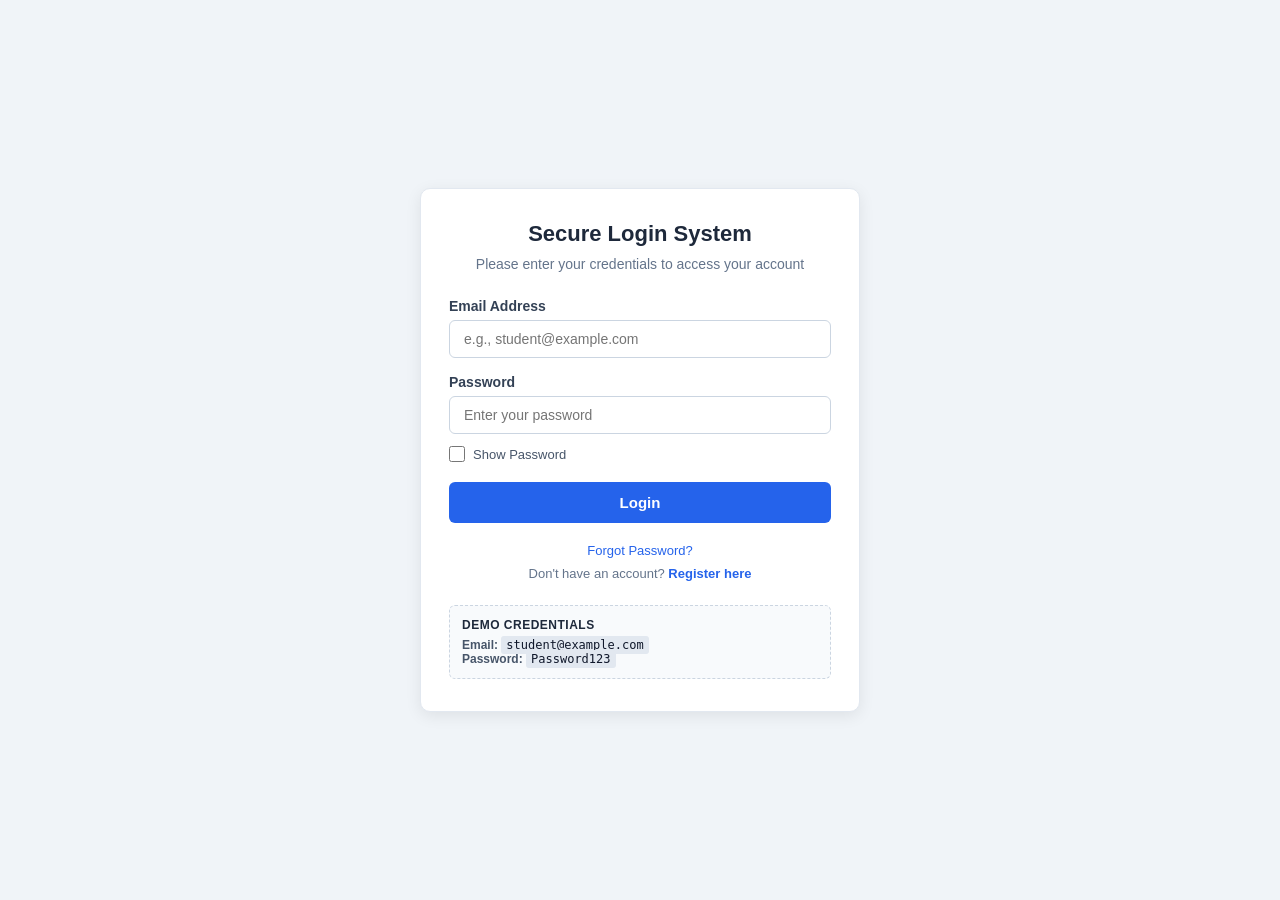
<file: index.html>
<!DOCTYPE html>
<html lang="en">
<head>
    <meta charset="UTF-8">
    <meta name="viewport" content="width=device-width, initial-scale=1.0">
    <title>Login - Simple Secure Login System</title>
    <link rel="stylesheet" href="css/style.css">
</head>
<body>

    <div class="auth-container">
        <!-- Header -->
        <div class="auth-header">
            <h1>Secure Login System</h1>
            <p>Please enter your credentials to access your account</p>
        </div>

        <!-- Lockout Notice Banner (Hidden by default, displayed during lockout) -->
        <div id="lockoutBanner" class="lockout-box" style="display: none;">
            <strong>Account Temporarily Locked</strong>
            <span>Too many failed attempts. Try again in:</span>
            <div id="timerDisplay" class="lockout-timer">60s</div>
        </div>

        <!-- Inline Status & Validation Messages -->
        <div id="messageBox" class="message-box"></div>

        <!-- Login Form -->
        <form id="loginForm" class="auth-form" novalidate>
            <!-- Email Field -->
            <div class="form-group">
                <label for="email">Email Address</label>
                <input 
                    type="email" 
                    id="email" 
                    placeholder="e.g., student@example.com" 
                    autocomplete="email"
                >
            </div>

            <!-- Password Field -->
            <div class="form-group">
                <label for="password">Password</label>
                <input 
                    type="password" 
                    id="password" 
                    placeholder="Enter your password" 
                    autocomplete="current-password"
                >
            </div>

            <!-- Show / Hide Password Checkbox -->
            <label class="checkbox-group">
                <input type="checkbox" id="showPasswordToggle">
                <span>Show Password</span>
            </label>

            <!-- Submit Button -->
            <button type="submit" id="loginBtn" class="btn-primary">Login</button>
        </form>

        <!-- Footer Links -->
        <div class="auth-footer">
            <a href="forgot-password.html">Forgot Password?</a>
            <span>Don't have an account? <a href="register.html"><strong>Register here</strong></a></span>
        </div>

        <!-- Demo Credentials Helper Box (Helpful for evaluation & testing) -->
        <div class="demo-credentials-box">
            <h4>Demo Credentials</h4>
            <p><strong>Email:</strong> <code>student@example.com</code></p>
            <p><strong>Password:</strong> <code>Password123</code></p>
        </div>
    </div>

    <!-- Scripts -->
    <script src="js/auth.js"></script>
    <script src="js/login.js"></script>
</body>
</html>
</file>
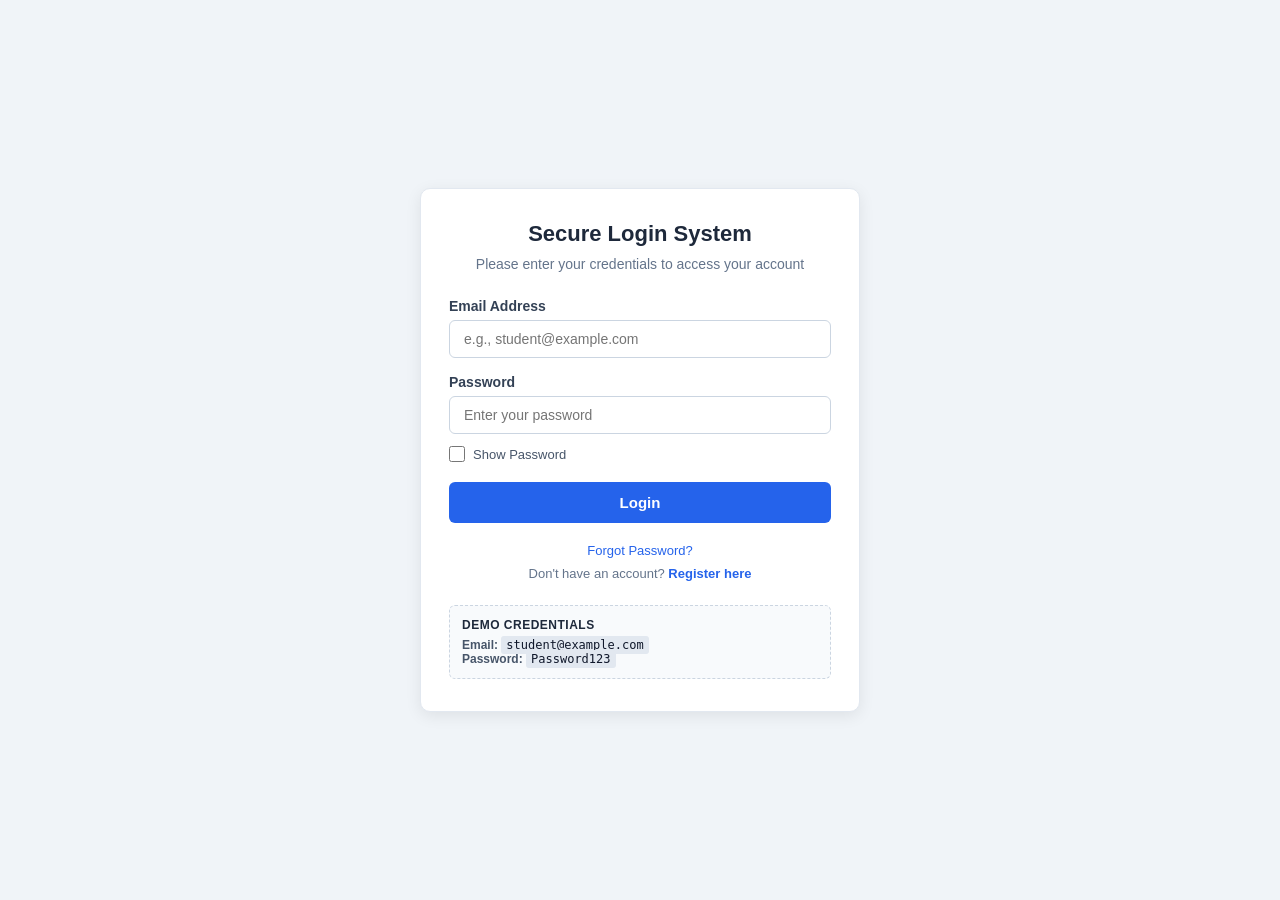
<file: dashboard.html>
<!DOCTYPE html>
<html lang="en">
<head>
    <meta charset="UTF-8">
    <meta name="viewport" content="width=device-width, initial-scale=1.0">
    <title>Dashboard - Simple Secure Login System</title>
    <link rel="stylesheet" href="css/style.css">
</head>
<body>

    <div class="auth-container dashboard-card">
        <!-- Dashboard Header -->
        <div class="auth-header" style="text-align: left;">
            <h1>Dashboard</h1>
            <p>Welcome, <strong id="userDisplayEmail" style="color: #2563eb;">User</strong>!</p>
        </div>

        <div class="message-box success" style="display: block; margin-bottom: 20px;">
            &#10003; Login Successful! You have entered the protected area.
        </div>

        <!-- Project Implementation Highlights -->
        <div class="dashboard-details">
            <h3 style="font-size: 15px; margin-bottom: 8px; color: #1e293b;">Project Feature Checklist:</h3>
            <ul>
                <li><strong>HTML & CSS:</strong> Clean, structured card layout with responsive styling.</li>
                <li><strong>Client Validation:</strong> Non-empty fields and RFC-standard email check.</li>
                <li><strong>Security Control:</strong> Maximum 3 wrong attempts with a 1-minute countdown lock.</li>
                <li><strong>Password Recovery:</strong> Forgot password workflow with 8+ character rule.</li>
                <li><strong>User Registration:</strong> New user account creation with duplicate-email prevention.</li>
                <li><strong>Storage:</strong> HTML5 <code>LocalStorage</code> (multi-user) and <code>SessionStorage</code>.</li>
            </ul>
        </div>

        <!-- Logout Action -->
        <div style="display: flex; justify-content: space-between; align-items: center; margin-top: 24px;">
            <span style="font-size: 13px; color: #64748b;">Session Active</span>
            <button id="logoutBtn" class="btn-danger">Logout</button>
        </div>
    </div>

    <!-- Scripts -->
    <script src="js/auth.js"></script>
    <script>
        // Check if user is authenticated via SessionStorage
        const activeUser = getActiveSession();

        if (!activeUser) {
            // Not authenticated: Redirect back to login page
            alert('Access denied. Please log in first.');
            window.location.href = 'index.html';
        } else {
            // Display logged-in user email
            document.getElementById('userDisplayEmail').textContent = activeUser;
        }

        // Logout Handler
        document.getElementById('logoutBtn').addEventListener('click', function () {
            clearSession();
            alert('You have been logged out.');
            window.location.href = 'index.html';
        });
    </script>
</body>
</html>
</file>
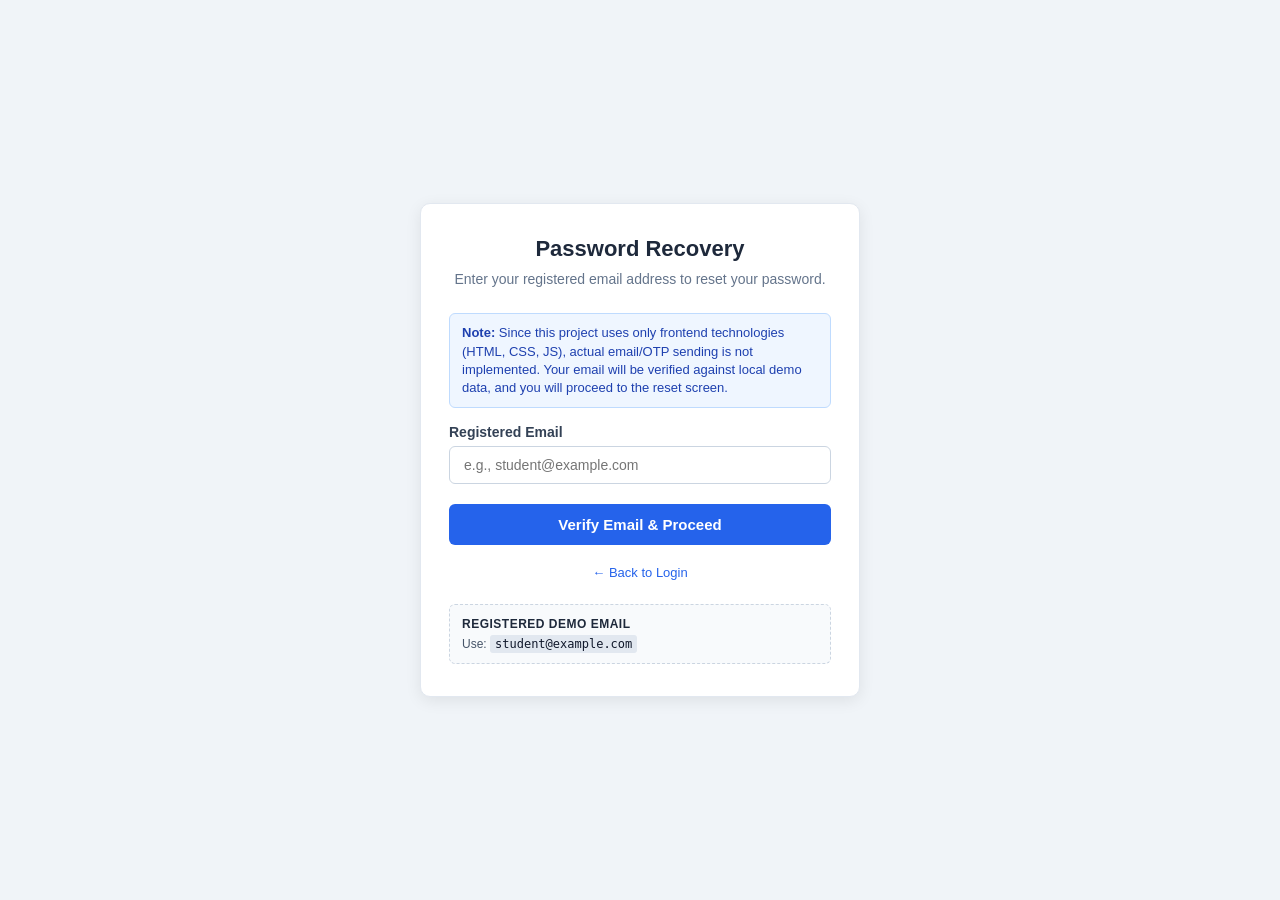
<file: forgot-password.html>
<!DOCTYPE html>
<html lang="en">
<head>
    <meta charset="UTF-8">
    <meta name="viewport" content="width=device-width, initial-scale=1.0">
    <title>Forgot Password - Simple Secure Login System</title>
    <link rel="stylesheet" href="css/style.css">
</head>
<body>

    <div class="auth-container">
        <!-- Header -->
        <div class="auth-header">
            <h1>Password Recovery</h1>
            <p>Enter your registered email address to reset your password.</p>
        </div>

        <!-- Educational Note Banner -->
        <div class="message-box info" style="display: block; margin-bottom: 16px;">
            <strong>Note:</strong> Since this project uses only frontend technologies (HTML, CSS, JS), actual email/OTP sending is not implemented. Your email will be verified against local demo data, and you will proceed to the reset screen.
        </div>

        <!-- Dynamic Message Box -->
        <div id="messageBox" class="message-box"></div>

        <!-- Forgot Password Form -->
        <form id="forgotForm" class="auth-form" novalidate>
            <div class="form-group">
                <label for="forgotEmail">Registered Email</label>
                <input 
                    type="email" 
                    id="forgotEmail" 
                    placeholder="e.g., student@example.com" 
                    autocomplete="email"
                >
            </div>

            <button type="submit" id="submitBtn" class="btn-primary">Verify Email & Proceed</button>
        </form>

        <!-- Footer Links -->
        <div class="auth-footer">
            <a href="index.html">&larr; Back to Login</a>
        </div>

        <!-- Demo Reference -->
        <div class="demo-credentials-box">
            <h4>Registered Demo Email</h4>
            <p>Use: <code>student@example.com</code></p>
        </div>
    </div>

    <!-- Scripts -->
    <script src="js/auth.js"></script>
    <script src="js/forgot.js"></script>
</body>
</html>
</file>
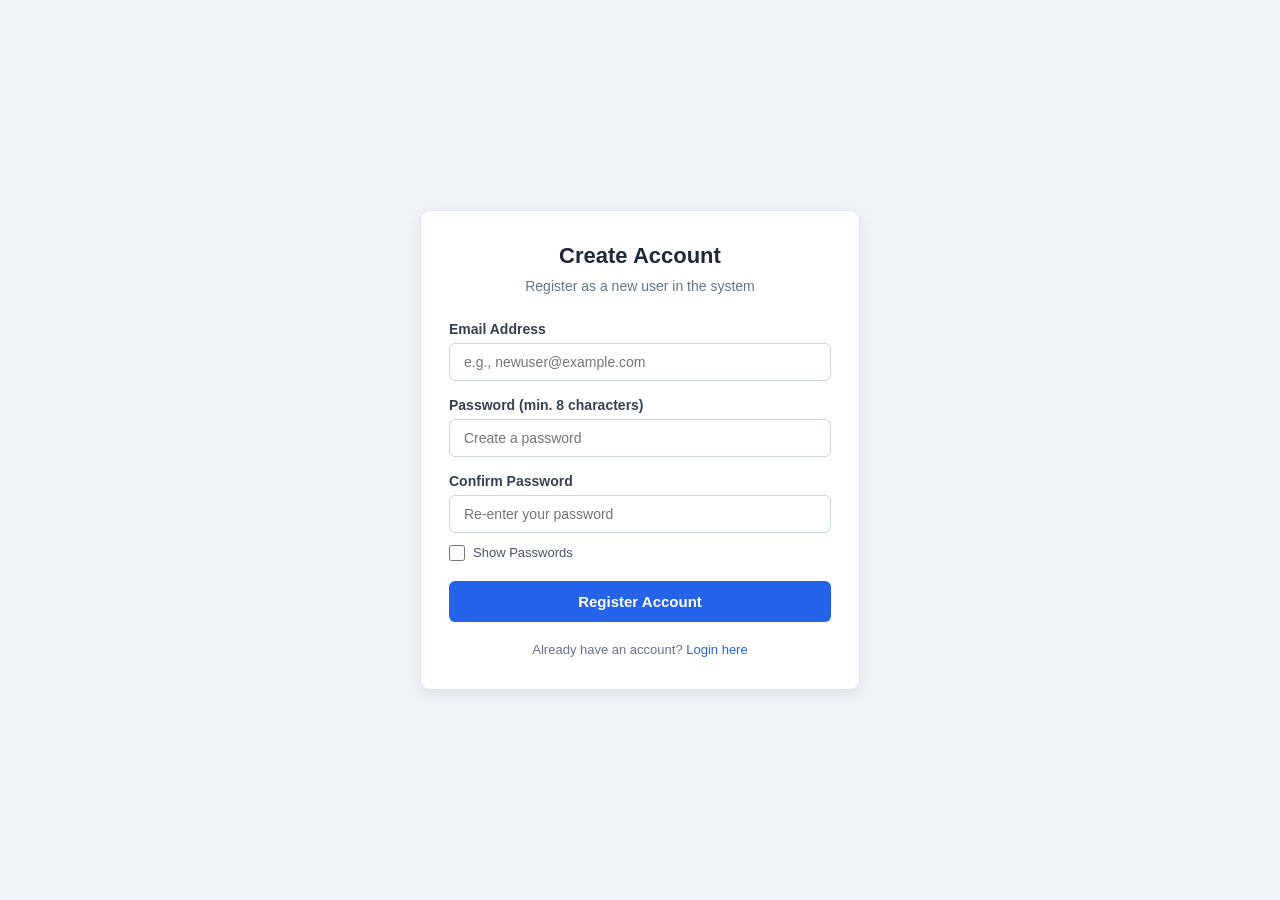
<file: register.html>
<!DOCTYPE html>
<html lang="en">
<head>
    <meta charset="UTF-8">
    <meta name="viewport" content="width=device-width, initial-scale=1.0">
    <title>Register - Simple Secure Login System</title>
    <link rel="stylesheet" href="css/style.css">
</head>
<body>

    <div class="auth-container">
        <!-- Header -->
        <div class="auth-header">
            <h1>Create Account</h1>
            <p>Register as a new user in the system</p>
        </div>

        <!-- Inline Status & Validation Messages -->
        <div id="messageBox" class="message-box"></div>

        <!-- Registration Form -->
        <form id="registerForm" class="auth-form" novalidate>
            <!-- Email Field -->
            <div class="form-group">
                <label for="regEmail">Email Address</label>
                <input 
                    type="email" 
                    id="regEmail" 
                    placeholder="e.g., newuser@example.com" 
                    autocomplete="email"
                >
            </div>

            <!-- Password Field -->
            <div class="form-group">
                <label for="regPassword">Password (min. 8 characters)</label>
                <input 
                    type="password" 
                    id="regPassword" 
                    placeholder="Create a password" 
                    autocomplete="new-password"
                >
            </div>

            <!-- Confirm Password Field -->
            <div class="form-group">
                <label for="regConfirmPassword">Confirm Password</label>
                <input 
                    type="password" 
                    id="regConfirmPassword" 
                    placeholder="Re-enter your password" 
                    autocomplete="new-password"
                >
            </div>

            <!-- Show / Hide Passwords Checkbox -->
            <label class="checkbox-group">
                <input type="checkbox" id="showRegPasswordsToggle">
                <span>Show Passwords</span>
            </label>

            <!-- Submit Button -->
            <button type="submit" id="registerBtn" class="btn-primary">Register Account</button>
        </form>

        <!-- Footer Links -->
        <div class="auth-footer">
            <span>Already have an account? <a href="index.html">Login here</a></span>
        </div>
    </div>

    <!-- Scripts -->
    <script src="js/auth.js"></script>
    <script src="js/register.js"></script>
</body>
</html>
</file>
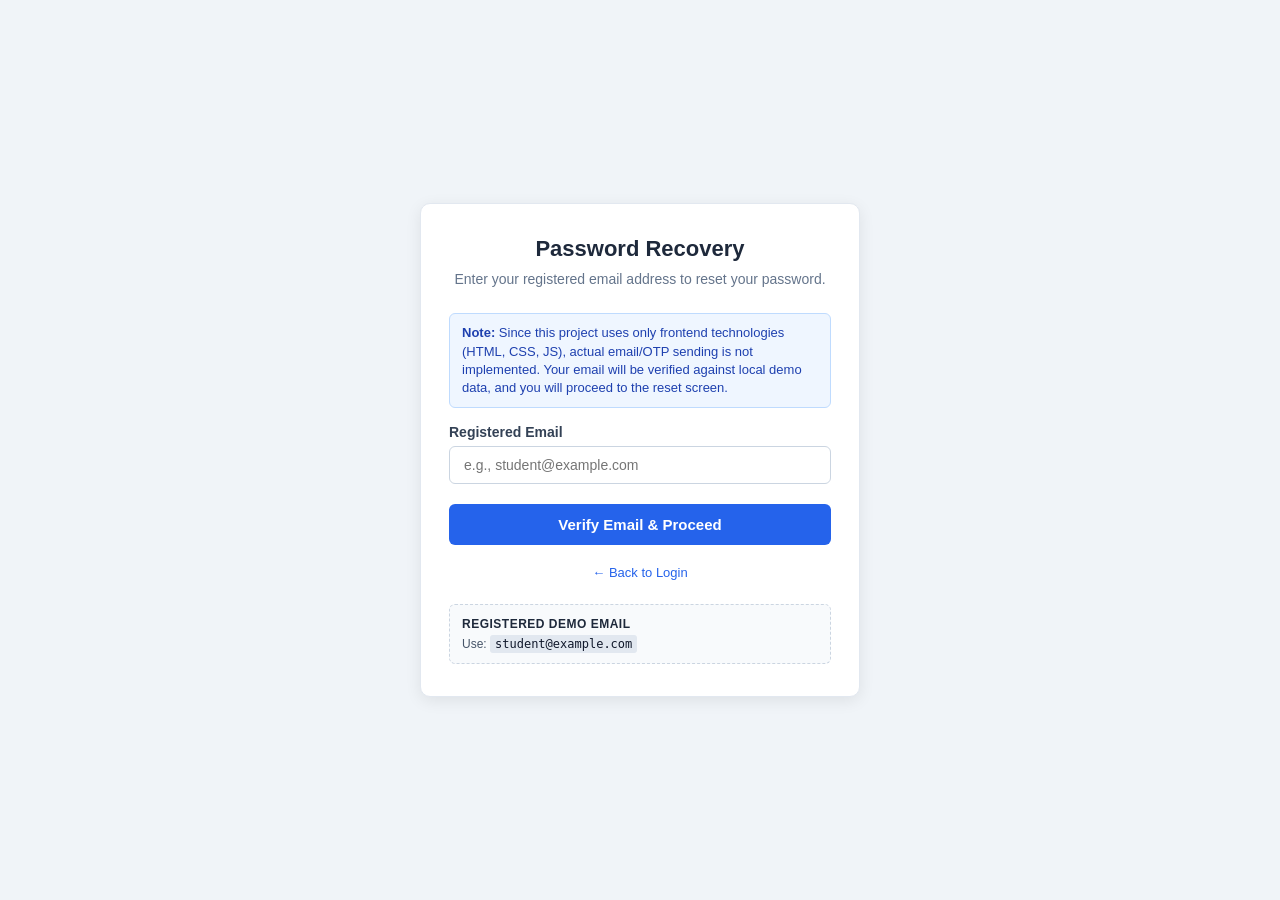
<file: reset-password.html>
<!DOCTYPE html>
<html lang="en">
<head>
    <meta charset="UTF-8">
    <meta name="viewport" content="width=device-width, initial-scale=1.0">
    <title>Reset Password - Simple Secure Login System</title>
    <link rel="stylesheet" href="css/style.css">
</head>
<body>

    <div class="auth-container">
        <!-- Header -->
        <div class="auth-header">
            <h1>Reset Password</h1>
            <p>Create a strong new password for your account.</p>
            <p id="targetEmailText" style="margin-top: 6px; font-weight: 500; color: #2563eb;"></p>
        </div>

        <!-- Inline Feedback Message Box -->
        <div id="messageBox" class="message-box"></div>

        <!-- Reset Password Form -->
        <form id="resetForm" class="auth-form" novalidate>
            <!-- New Password Field -->
            <div class="form-group">
                <label for="newPassword">New Password (min. 8 characters)</label>
                <input 
                    type="password" 
                    id="newPassword" 
                    placeholder="Enter new password"
                    autocomplete="new-password"
                >
            </div>

            <!-- Confirm Password Field -->
            <div class="form-group">
                <label for="confirmPassword">Confirm New Password</label>
                <input 
                    type="password" 
                    id="confirmPassword" 
                    placeholder="Re-enter your new password"
                    autocomplete="new-password"
                >
            </div>

            <!-- Show / Hide Passwords Toggle -->
            <label class="checkbox-group">
                <input type="checkbox" id="showPasswordsToggle">
                <span>Show Passwords</span>
            </label>

            <!-- Submit Button -->
            <button type="submit" id="resetBtn" class="btn-primary">Update Password</button>
        </form>

        <!-- Footer -->
        <div class="auth-footer">
            <a href="index.html">&larr; Cancel and Return to Login</a>
        </div>
    </div>

    <!-- Scripts -->
    <script src="js/auth.js"></script>
    <script src="js/reset.js"></script>
</body>
</html>
</file>
<file: css/style.css>
/* ==========================================================================
   Simple Secure Login System - Master Stylesheet
   Designed for MCA Students: Clean, standard, and easy to understand CSS.
   ========================================================================== */

/* Universal Reset & Base Styles */
* {
    margin: 0;
    padding: 0;
    box-sizing: border-box;
    font-family: -apple-system, BlinkMacSystemFont, "Segoe UI", Roboto, Oxygen, Ubuntu, Cantarell, sans-serif;
}

body {
    background-color: #f0f4f8;
    color: #333333;
    display: flex;
    justify-content: center;
    align-items: center;
    min-height: 100vh;
    padding: 20px;
}

/* Central Card Container */
.auth-container {
    background-color: #ffffff;
    width: 100%;
    max-width: 440px;
    padding: 32px 28px;
    border-radius: 10px;
    box-shadow: 0 4px 16px rgba(0, 0, 0, 0.08);
    border: 1px solid #e2e8f0;
}

/* Card Header */
.auth-header {
    text-align: center;
    margin-bottom: 24px;
}

.auth-header h1 {
    font-size: 22px;
    color: #1e293b;
    margin-bottom: 8px;
}

.auth-header p {
    font-size: 14px;
    color: #64748b;
    line-height: 1.4;
}

/* Form Layout */
.auth-form {
    display: flex;
    flex-direction: column;
    gap: 16px;
}

.form-group {
    display: flex;
    flex-direction: column;
    gap: 6px;
    text-align: left;
}

.form-group label {
    font-size: 14px;
    font-weight: 600;
    color: #334155;
}

.form-group input[type="text"],
.form-group input[type="email"],
.form-group input[type="password"] {
    width: 100%;
    padding: 10px 14px;
    font-size: 14px;
    border: 1px solid #cbd5e1;
    border-radius: 6px;
    outline: none;
    transition: border-color 0.2s, box-shadow 0.2s;
    background-color: #ffffff;
    color: #1e293b;
}

.form-group input:focus {
    border-color: #2563eb;
    box-shadow: 0 0 0 3px rgba(37, 99, 235, 0.15);
}

.form-group input:disabled {
    background-color: #f1f5f9;
    cursor: not-allowed;
    border-color: #e2e8f0;
}

/* Show/Hide Password Checkbox Container */
.checkbox-group {
    display: flex;
    align-items: center;
    gap: 8px;
    font-size: 13px;
    color: #475569;
    user-select: none;
    cursor: pointer;
    margin-top: -4px;
}

.checkbox-group input[type="checkbox"] {
    width: 16px;
    height: 16px;
    cursor: pointer;
    accent-color: #2563eb;
}

/* Primary Action Buttons */
.btn-primary {
    width: 100%;
    padding: 12px;
    background-color: #2563eb;
    color: #ffffff;
    border: none;
    border-radius: 6px;
    font-size: 15px;
    font-weight: 600;
    cursor: pointer;
    transition: background-color 0.2s, transform 0.1s;
    margin-top: 4px;
}

.btn-primary:hover:not(:disabled) {
    background-color: #1d4ed8;
}

.btn-primary:active:not(:disabled) {
    transform: translateY(1px);
}

.btn-primary:disabled {
    background-color: #94a3b8;
    cursor: not-allowed;
}

/* Danger / Logout Button */
.btn-danger {
    padding: 10px 18px;
    background-color: #ef4444;
    color: #ffffff;
    border: none;
    border-radius: 6px;
    font-size: 14px;
    font-weight: 600;
    cursor: pointer;
    transition: background-color 0.2s;
}

.btn-danger:hover {
    background-color: #dc2626;
}

/* Links & Footer */
.auth-footer {
    margin-top: 20px;
    text-align: center;
    font-size: 13px;
    color: #64748b;
    display: flex;
    flex-direction: column;
    gap: 8px;
}

.auth-footer a {
    color: #2563eb;
    text-decoration: none;
    font-weight: 500;
}

.auth-footer a:hover {
    text-decoration: underline;
}

/* Alert / Message Boxes */
.message-box {
    padding: 10px 12px;
    border-radius: 6px;
    font-size: 13px;
    line-height: 1.4;
    display: none;
}

.message-box.error {
    display: block;
    background-color: #fef2f2;
    color: #991b1b;
    border: 1px solid #fecaca;
}

.message-box.success {
    display: block;
    background-color: #f0fdf4;
    color: #166534;
    border: 1px solid #bbf7d0;
}

.message-box.warning {
    display: block;
    background-color: #fffbeb;
    color: #92400e;
    border: 1px solid #fde68a;
}

.message-box.info {
    display: block;
    background-color: #eff6ff;
    color: #1e40af;
    border: 1px solid #bfdbfe;
}

/* Attempt Counter & Lockout Notice */
.lockout-box {
    background-color: #fef2f2;
    border: 1px solid #f87171;
    border-radius: 6px;
    padding: 12px;
    text-align: center;
    color: #991b1b;
    font-size: 13px;
    line-height: 1.5;
    margin-bottom: 12px;
}

.lockout-box strong {
    font-size: 14px;
    display: block;
    margin-bottom: 4px;
}

.lockout-timer {
    font-size: 18px;
    font-weight: bold;
    color: #b91c1c;
    margin-top: 4px;
}

/* Demo Credentials Hint Box */
.demo-credentials-box {
    margin-top: 24px;
    padding: 12px;
    background-color: #f8fafc;
    border: 1px dashed #cbd5e1;
    border-radius: 6px;
    font-size: 12px;
    color: #475569;
}

.demo-credentials-box h4 {
    color: #1e293b;
    margin-bottom: 6px;
    font-size: 12px;
    text-transform: uppercase;
    letter-spacing: 0.5px;
}

.demo-credentials-box code {
    background-color: #e2e8f0;
    padding: 2px 5px;
    border-radius: 3px;
    font-family: monospace;
    font-size: 12px;
    color: #0f172a;
}

/* Dashboard Specific Styles */
.dashboard-card {
    max-width: 600px;
    text-align: left;
}

.dashboard-details {
    margin: 20px 0;
    background-color: #f8fafc;
    border: 1px solid #e2e8f0;
    border-radius: 8px;
    padding: 16px;
}

.dashboard-details ul {
    list-style-type: none;
    margin-top: 10px;
}

.dashboard-details li {
    padding: 6px 0;
    font-size: 14px;
    color: #334155;
    border-bottom: 1px solid #f1f5f9;
}

.dashboard-details li:last-child {
    border-bottom: none;
}

.dashboard-details strong {
    color: #0f172a;
    display: inline-block;
    width: 140px;
}
</file>
